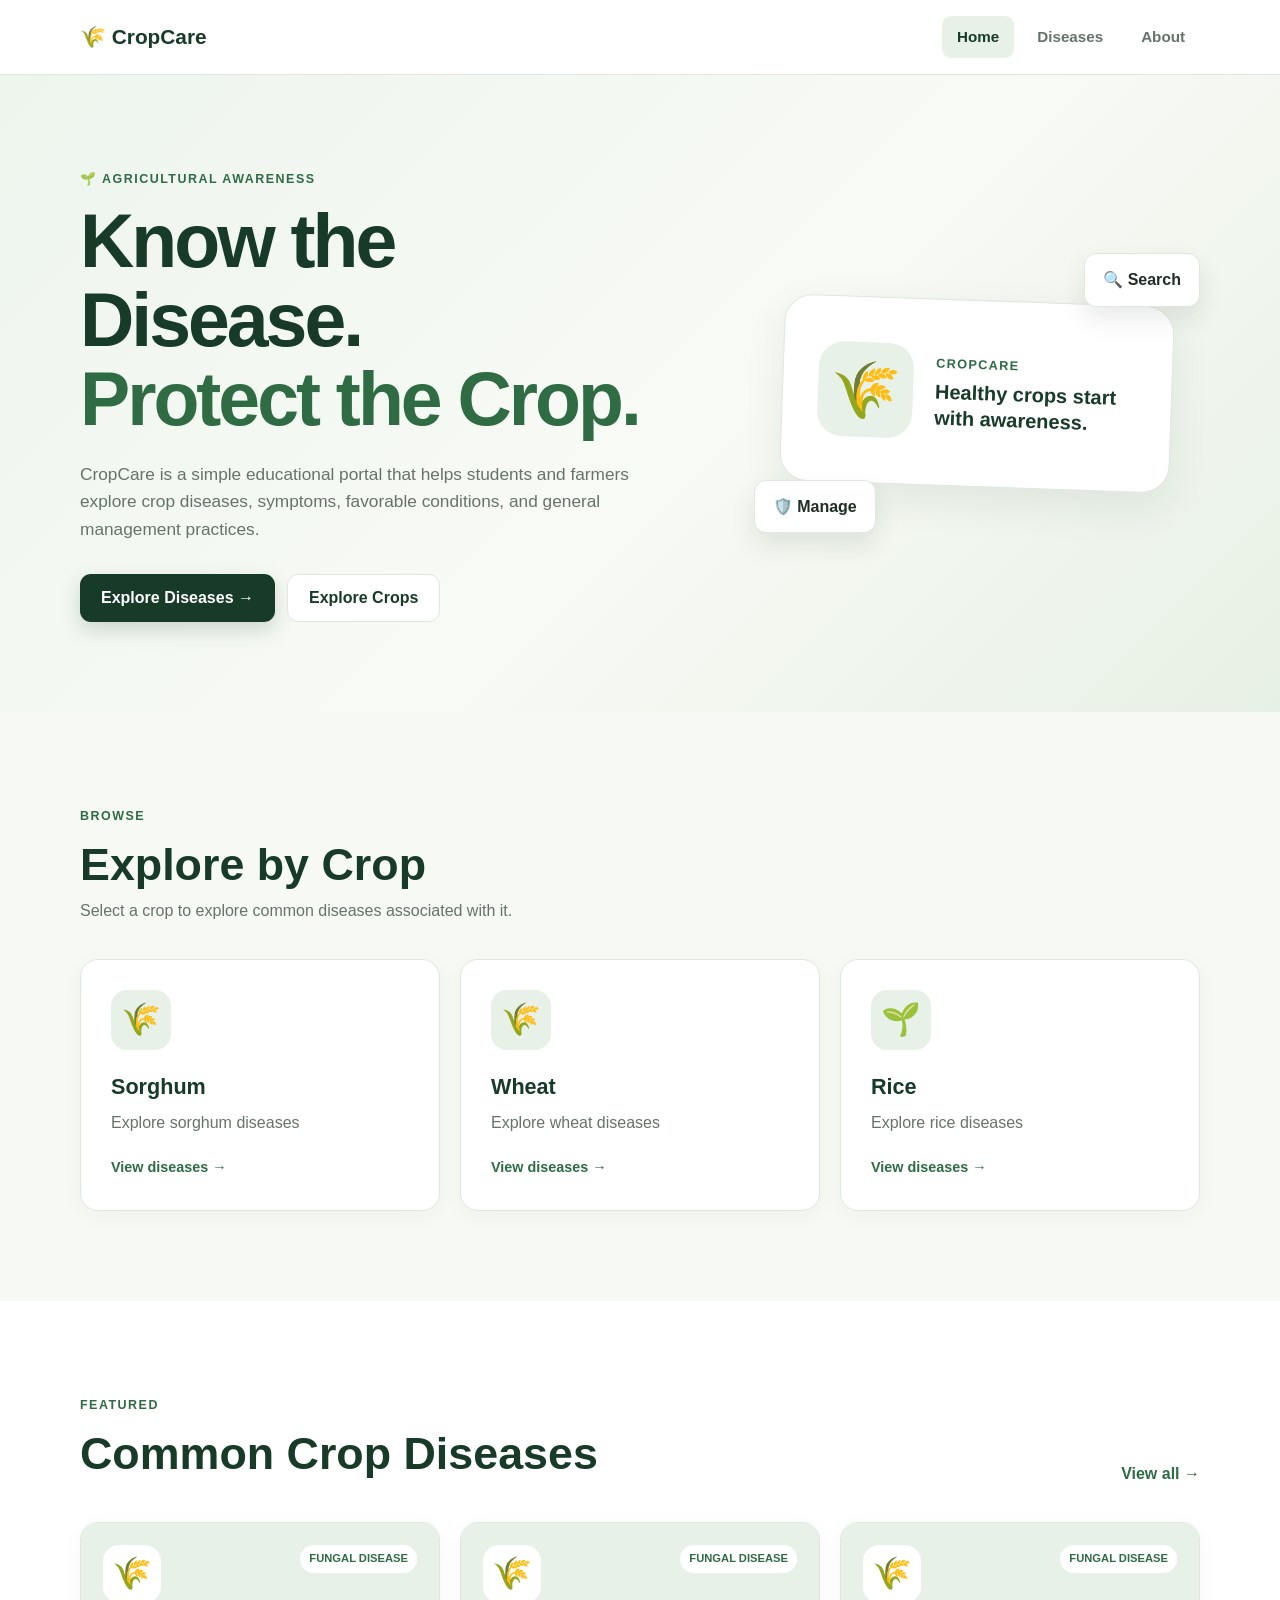
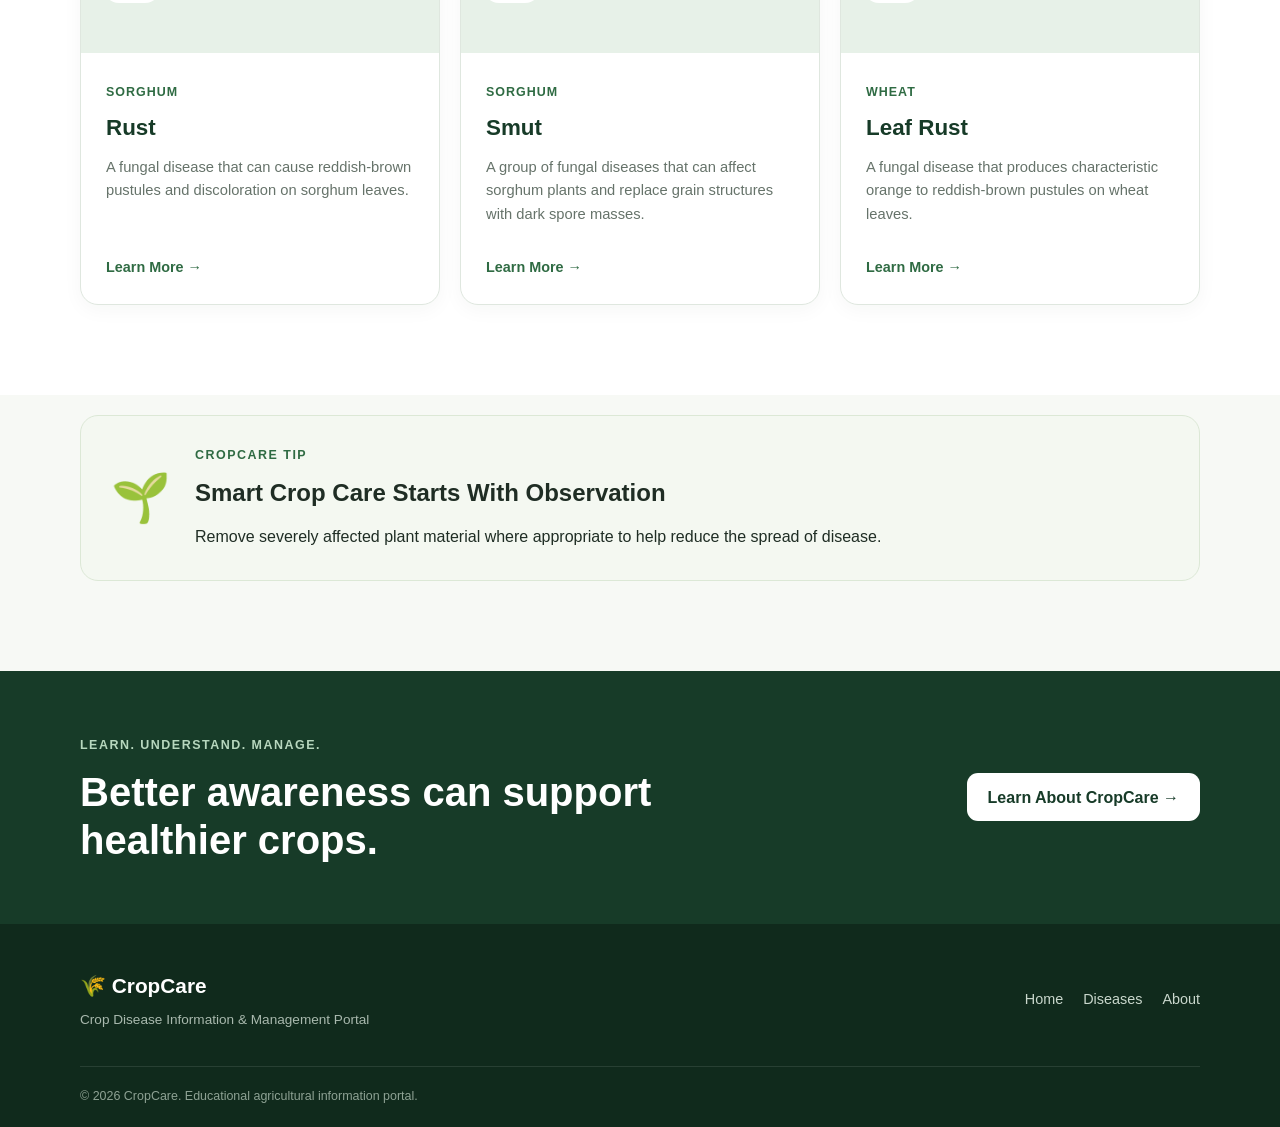
<file: index.html>
<!DOCTYPE html>
<html lang="en">
<head>
    <meta charset="UTF-8">
    <meta name="viewport" content="width=device-width, initial-scale=1.0">

    <meta
        name="description"
        content="CropCare - Crop disease information and management portal."
    >

    <title>CropCare | Crop Disease Information</title>

    <link rel="stylesheet" href="css/style.css">
</head>

<body>

    <!-- Navigation -->
    <header class="navbar">
        <div class="container nav-content">

            <a href="index.html" class="logo">
                🌾 CropCare
            </a>

            <button class="menu-toggle" id="menuToggle" aria-label="Toggle navigation">
                ☰
            </button>

            <nav id="mainNav">
                <a href="index.html" class="active">Home</a>
                <a href="diseases.html">Diseases</a>
                <a href="about.html">About</a>
            </nav>

        </div>
    </header>


    <!-- Hero -->
    <main>

        <section class="hero">
            <div class="container hero-content">

                <div class="hero-text">
                    <span class="eyebrow">🌱 Agricultural Awareness</span>

                    <h1>
                        Know the Disease.<br>
                        <span>Protect the Crop.</span>
                    </h1>

                    <p>
                        CropCare is a simple educational portal that helps
                        students and farmers explore crop diseases, symptoms,
                        favorable conditions, and general management practices.
                    </p>

                    <div class="hero-buttons">
                        <a href="diseases.html" class="btn btn-primary">
                            Explore Diseases →
                        </a>

                        <a href="#crops" class="btn btn-secondary">
                            Explore Crops
                        </a>
                    </div>
                </div>

                <div class="hero-visual">
                    <div class="plant-card">
                        <div class="plant-icon">🌾</div>

                        <div>
                            <span>CropCare</span>
                            <strong>Healthy crops start with awareness.</strong>
                        </div>
                    </div>

                    <div class="floating-card floating-card-one">
                        🔍 Search
                    </div>

                    <div class="floating-card floating-card-two">
                        🛡️ Manage
                    </div>
                </div>

            </div>
        </section>


        <!-- Crop Section -->
        <section class="section" id="crops">

            <div class="container">

                <div class="section-heading">
                    <span class="eyebrow">Browse</span>

                    <h2>Explore by Crop</h2>

                    <p>
                        Select a crop to explore common diseases associated
                        with it.
                    </p>
                </div>


                <div class="crop-grid">

                    <a href="diseases.html?crop=Sorghum" class="crop-card">
                        <div class="crop-icon">🌾</div>
                        <h3>Sorghum</h3>
                        <p>Explore sorghum diseases</p>
                        <span>View diseases →</span>
                    </a>


                    <a href="diseases.html?crop=Wheat" class="crop-card">
                        <div class="crop-icon">🌾</div>
                        <h3>Wheat</h3>
                        <p>Explore wheat diseases</p>
                        <span>View diseases →</span>
                    </a>


                    <a href="diseases.html?crop=Rice" class="crop-card">
                        <div class="crop-icon">🌱</div>
                        <h3>Rice</h3>
                        <p>Explore rice diseases</p>
                        <span>View diseases →</span>
                    </a>

                </div>

            </div>

        </section>


        <!-- Featured Diseases -->
        <section class="section featured-section">

            <div class="container">

                <div class="section-heading heading-row">

                    <div>
                        <span class="eyebrow">Featured</span>
                        <h2>Common Crop Diseases</h2>
                    </div>

                    <a href="diseases.html" class="view-all">
                        View all →
                    </a>

                </div>


                <div class="disease-grid" id="featuredDiseases">
                    <!-- JavaScript inserts featured diseases -->
                </div>

            </div>

        </section>


        <!-- CropCare Tip -->
        <section class="section tip-section">

            <div class="container">

                <div class="tip-card">

                    <div class="tip-icon">
                        🌱
                    </div>

                    <div class="tip-content">

                        <span class="eyebrow">
                            CropCare Tip
                        </span>

                        <h2>
                            Smart Crop Care Starts With Observation
                        </h2>

                        <p id="cropTip">
                            Monitor your crops regularly for unusual spots,
                            discoloration, or other signs of disease.
                        </p>

                    </div>

                </div>

            </div>

        </section>


        <!-- Information Section -->
        <section class="info-strip">

            <div class="container info-strip-content">

                <div>
                    <span class="eyebrow">Learn. Understand. Manage.</span>

                    <h2>
                        Better awareness can support healthier crops.
                    </h2>
                </div>

                <a href="about.html" class="btn btn-light">
                    Learn About CropCare →
                </a>

            </div>

        </section>

    </main>


    <!-- Footer -->
    <footer class="footer">

        <div class="container footer-content">

            <div>
                <a href="index.html" class="logo footer-logo">
                    🌾 CropCare
                </a>

                <p>
                    Crop Disease Information & Management Portal
                </p>
            </div>

            <div class="footer-links">
                <a href="index.html">Home</a>
                <a href="diseases.html">Diseases</a>
                <a href="about.html">About</a>
            </div>

        </div>

        <div class="container copyright">
            <p>
                © 2026 CropCare. Educational agricultural information portal.
            </p>
        </div>

    </footer>


    <script src="js/data.js"></script>
    <script src="js/app.js"></script>

</body>
</html>
</file>
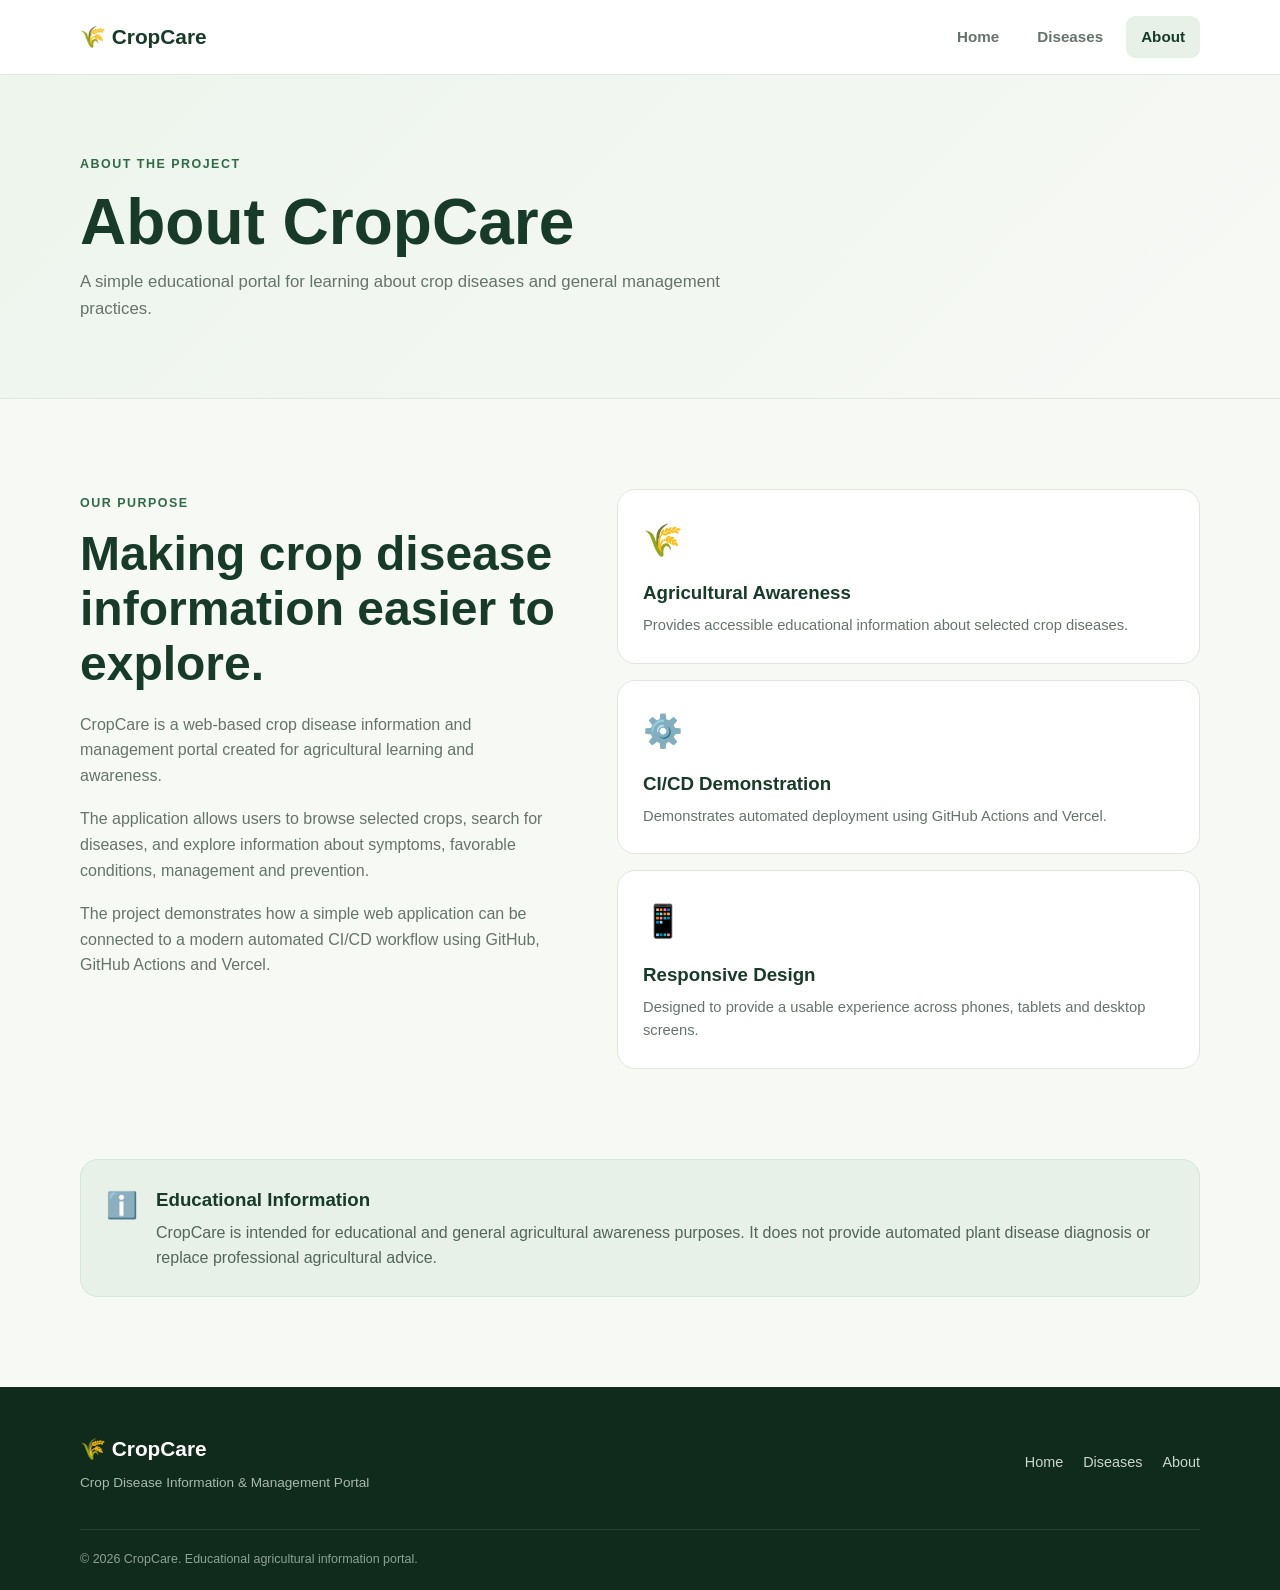
<file: about.html>
<!DOCTYPE html>
<html lang="en">
<head>
    <meta charset="UTF-8">
    <meta name="viewport" content="width=device-width, initial-scale=1.0">

    <meta
        name="description"
        content="Learn about CropCare and its purpose."
    >

    <title>About | CropCare</title>

    <link rel="stylesheet" href="css/style.css">
</head>

<body>

    <!-- Navigation -->
    <header class="navbar">
        <div class="container nav-content">

            <a href="index.html" class="logo">
                🌾 CropCare
            </a>

            <button class="menu-toggle" id="menuToggle" aria-label="Toggle navigation">
                ☰
            </button>

            <nav id="mainNav">
                <a href="index.html">Home</a>
                <a href="diseases.html">Diseases</a>
                <a href="about.html" class="active">About</a>
            </nav>

        </div>
    </header>


    <main>

        <section class="page-header">

            <div class="container">

                <span class="eyebrow">About the Project</span>

                <h1>About CropCare</h1>

                <p>
                    A simple educational portal for learning about
                    crop diseases and general management practices.
                </p>

            </div>

        </section>


        <section class="section">

            <div class="container about-content">

                <div class="about-main">

                    <span class="eyebrow">Our Purpose</span>

                    <h2>Making crop disease information easier to explore.</h2>

                    <p>
                        CropCare is a web-based crop disease information and
                        management portal created for agricultural learning
                        and awareness.
                    </p>

                    <p>
                        The application allows users to browse selected crops,
                        search for diseases, and explore information about
                        symptoms, favorable conditions, management and
                        prevention.
                    </p>

                    <p>
                        The project demonstrates how a simple web application
                        can be connected to a modern automated CI/CD workflow
                        using GitHub, GitHub Actions and Vercel.
                    </p>

                </div>


                <div class="about-cards">

                    <div class="about-card">
                        <div class="about-card-icon">🌾</div>

                        <h3>Agricultural Awareness</h3>

                        <p>
                            Provides accessible educational information
                            about selected crop diseases.
                        </p>
                    </div>


                    <div class="about-card">
                        <div class="about-card-icon">⚙️</div>

                        <h3>CI/CD Demonstration</h3>

                        <p>
                            Demonstrates automated deployment using
                            GitHub Actions and Vercel.
                        </p>
                    </div>


                    <div class="about-card">
                        <div class="about-card-icon">📱</div>

                        <h3>Responsive Design</h3>

                        <p>
                            Designed to provide a usable experience across
                            phones, tablets and desktop screens.
                        </p>
                    </div>

                </div>

            </div>

        </section>


        <section class="notice-section">

            <div class="container">

                <div class="notice">

                    <span class="notice-icon">ℹ️</span>

                    <div>
                        <h3>Educational Information</h3>

                        <p>
                            CropCare is intended for educational and general
                            agricultural awareness purposes. It does not
                            provide automated plant disease diagnosis or
                            replace professional agricultural advice.
                        </p>
                    </div>

                </div>

            </div>

        </section>

    </main>


    <footer class="footer">

        <div class="container footer-content">

            <div>
                <a href="index.html" class="logo footer-logo">
                    🌾 CropCare
                </a>

                <p>
                    Crop Disease Information & Management Portal
                </p>
            </div>

            <div class="footer-links">
                <a href="index.html">Home</a>
                <a href="diseases.html">Diseases</a>
                <a href="about.html">About</a>
            </div>

        </div>

        <div class="container copyright">
            <p>
                © 2026 CropCare. Educational agricultural information portal.
            </p>
        </div>

    </footer>


    <script src="js/data.js"></script>
    <script src="js/app.js"></script>

</body>
</html>
</file>
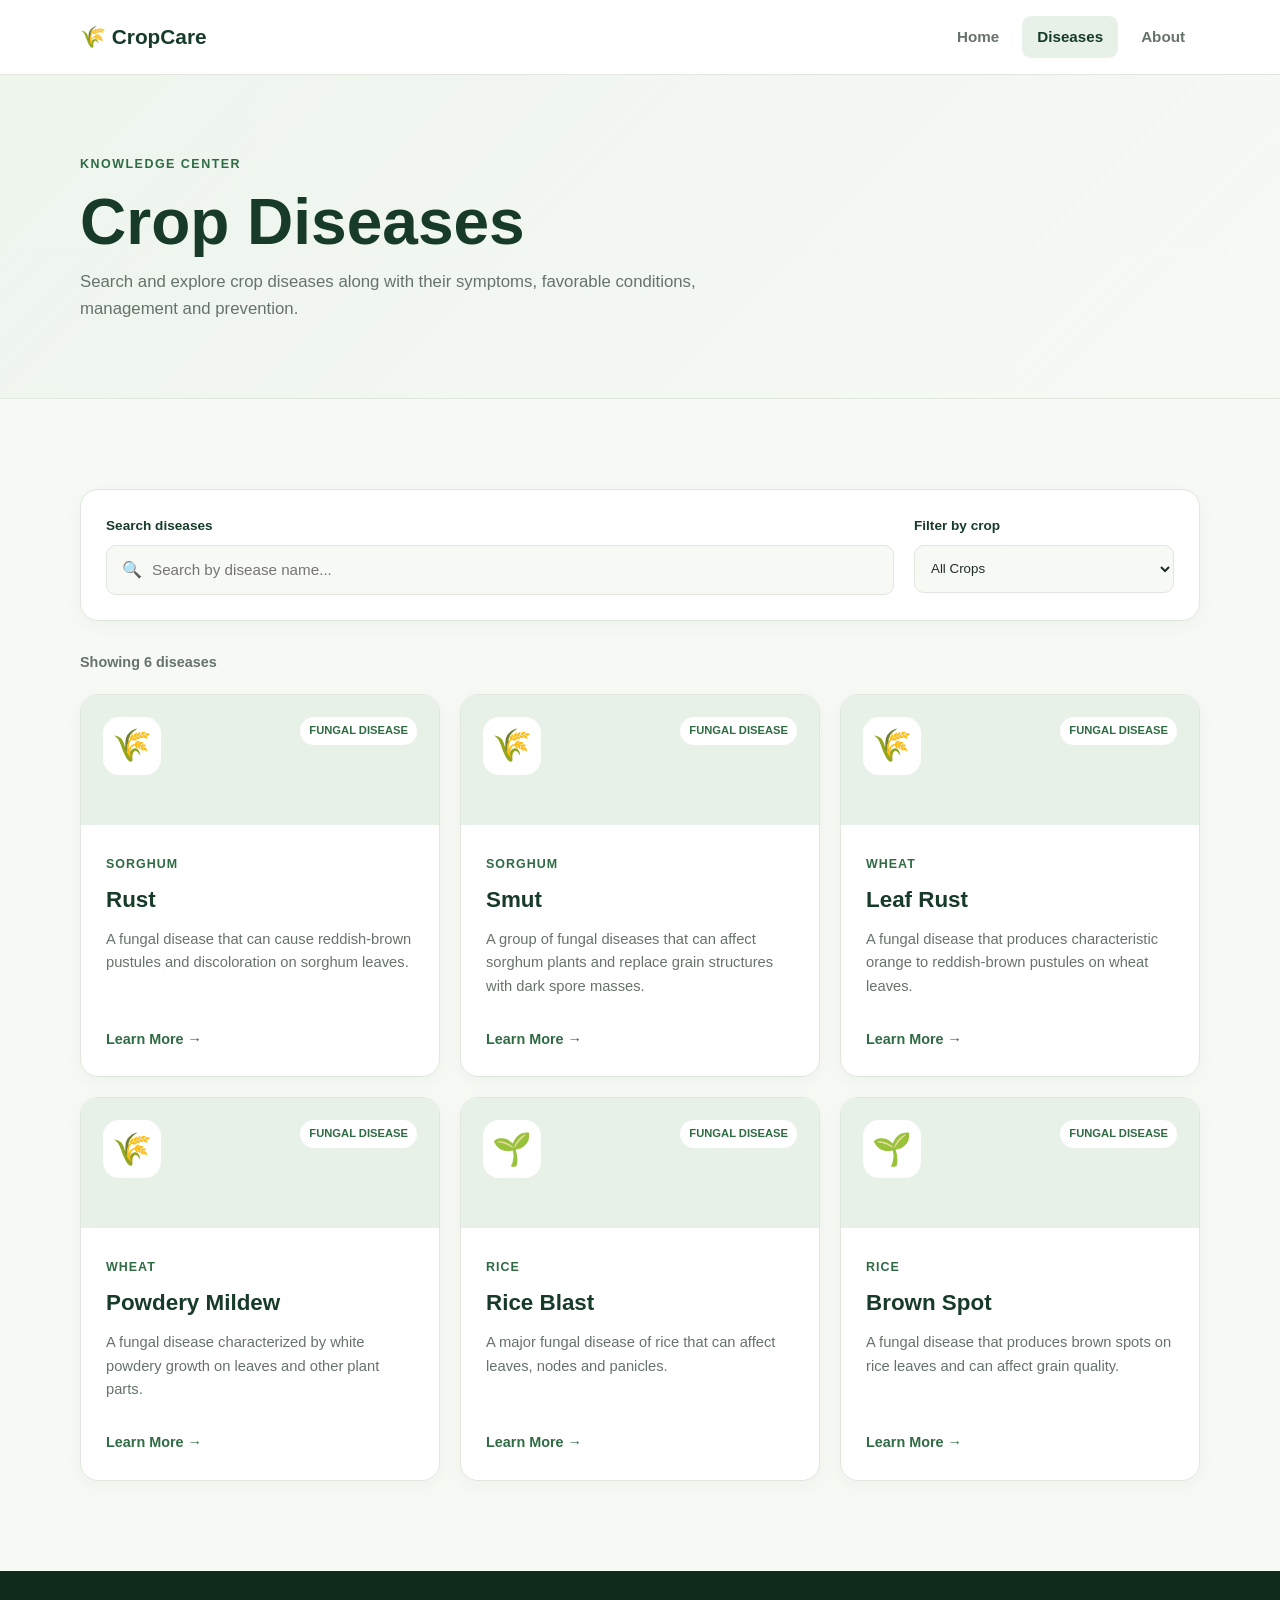
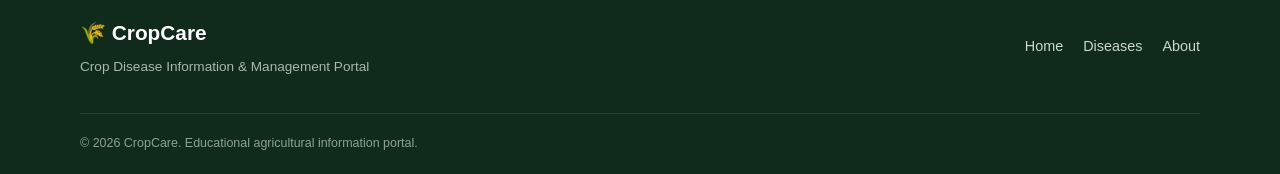
<file: diseases.html>
<!DOCTYPE html>
<html lang="en">
<head>
    <meta charset="UTF-8">
    <meta name="viewport" content="width=device-width, initial-scale=1.0">

    <meta
        name="description"
        content="Explore crop diseases, symptoms, favorable conditions, management and prevention information."
    >

    <title>Diseases | CropCare</title>

    <link rel="stylesheet" href="css/style.css">
</head>

<body>

    <!-- Navigation -->
    <header class="navbar">
        <div class="container nav-content">

            <a href="index.html" class="logo">
                🌾 CropCare
            </a>

            <button class="menu-toggle" id="menuToggle" aria-label="Toggle navigation">
                ☰
            </button>

            <nav id="mainNav">
                <a href="index.html">Home</a>
                <a href="diseases.html" class="active">Diseases</a>
                <a href="about.html">About</a>
            </nav>

        </div>
    </header>


    <main>

        <!-- Page Header -->
        <section class="page-header">

            <div class="container">

                <span class="eyebrow">Knowledge Center</span>

                <h1>Crop Diseases</h1>

                <p>
                    Search and explore crop diseases along with their
                    symptoms, favorable conditions, management and prevention.
                </p>

            </div>

        </section>


        <!-- Disease Explorer -->
        <section class="section">

            <div class="container">

                <div class="explorer">

                    <div class="search-wrapper">

                        <label for="searchInput">
                            Search diseases
                        </label>

                        <div class="search-box">
                            <span>🔍</span>

                            <input
                                type="text"
                                id="searchInput"
                                placeholder="Search by disease name..."
                                autocomplete="off"
                            >
                        </div>

                    </div>


                    <div class="filter-wrapper">

                        <label for="cropFilter">
                            Filter by crop
                        </label>

                        <select id="cropFilter">
                            <option value="All">All Crops</option>
                            <option value="Sorghum">Sorghum</option>
                            <option value="Wheat">Wheat</option>
                            <option value="Rice">Rice</option>
                        </select>

                    </div>

                </div>


                <div class="results-info">
                    <span id="resultsCount">Showing diseases</span>
                </div>


                <div class="disease-grid" id="diseaseContainer">
                    <!-- JavaScript inserts diseases -->
                </div>


                <div id="noResults" class="no-results hidden">

                    <div>🔎</div>

                    <h3>No diseases found</h3>

                    <p>
                        Try another search term or select a different crop.
                    </p>

                </div>

            </div>

        </section>


        <!-- Details Modal -->
        <div class="modal-overlay hidden" id="diseaseModal">

            <div class="modal">

                <button
                    class="modal-close"
                    id="modalClose"
                    aria-label="Close disease details"
                >
                    ×
                </button>

                <div id="modalContent">
                    <!-- JavaScript inserts details -->
                </div>

            </div>

        </div>

    </main>


    <!-- Footer -->
    <footer class="footer">

        <div class="container footer-content">

            <div>
                <a href="index.html" class="logo footer-logo">
                    🌾 CropCare
                </a>

                <p>
                    Crop Disease Information & Management Portal
                </p>
            </div>

            <div class="footer-links">
                <a href="index.html">Home</a>
                <a href="diseases.html">Diseases</a>
                <a href="about.html">About</a>
            </div>

        </div>

        <div class="container copyright">
            <p>
                © 2026 CropCare. Educational agricultural information portal.
            </p>
        </div>

    </footer>


    <script src="js/data.js"></script>
    <script src="js/app.js"></script>

</body>
</html>
</file>
<file: css/style.css>
/* =========================================
   CropCare
   Main Stylesheet
========================================= */


/* =========================================
   Reset
========================================= */

* {
    margin: 0;
    padding: 0;
    box-sizing: border-box;
}

html {
    scroll-behavior: smooth;
}

body {
    font-family: Arial, Helvetica, sans-serif;
    background: #f7f9f5;
    color: #1f2d24;
    line-height: 1.6;
}

body.modal-open {
    overflow: hidden;
}

a {
    text-decoration: none;
    color: inherit;
}

button,
input,
select {
    font-family: inherit;
}


/* =========================================
   Variables
========================================= */

:root {
    --green-dark: #173b28;
    --green: #2f6b43;
    --green-light: #e7f1e8;

    --cream: #f7f9f5;
    --white: #ffffff;

    --text-dark: #1f2d24;
    --text-muted: #66736a;

    --border: #dfe7df;

    --shadow:
        0 15px 40px rgba(31, 45, 36, 0.08);

    --radius: 18px;
}


/* =========================================
   Container
========================================= */

.container {
    width: min(1120px, calc(100% - 40px));
    margin: 0 auto;
}


/* =========================================
   Navigation
========================================= */

.navbar {
    position: sticky;
    top: 0;
    z-index: 1000;

    background: rgba(255, 255, 255, 0.96);
    border-bottom: 1px solid var(--border);
}

.nav-content {
    min-height: 74px;

    display: flex;
    align-items: center;
    justify-content: space-between;
}

.logo {
    color: var(--green-dark);
    font-size: 1.3rem;
    font-weight: 800;
}

nav {
    display: flex;
    align-items: center;
    gap: 8px;
}

nav a {
    padding: 9px 15px;

    border-radius: 9px;

    color: var(--text-muted);

    font-size: 0.95rem;
    font-weight: 600;

    transition:
        background 0.2s ease,
        color 0.2s ease;
}

nav a:hover,
nav a.active {
    background: var(--green-light);
    color: var(--green-dark);
}

.menu-toggle {
    display: none;

    border: none;
    background: transparent;

    font-size: 1.5rem;
    cursor: pointer;
}


/* =========================================
   Hero
========================================= */

.hero {
    background:
        linear-gradient(
            135deg,
            #edf5ed 0%,
            #f8faf5 55%,
            #e7f0e5 100%
        );

    padding: 90px 0;
}

.hero-content {
    display: grid;
    grid-template-columns: 1.15fr 0.85fr;
    align-items: center;
    gap: 70px;
}

.eyebrow {
    display: inline-block;

    margin-bottom: 12px;

    color: var(--green);

    font-size: 0.78rem;
    font-weight: 800;

    letter-spacing: 0.12em;
    text-transform: uppercase;
}

.hero h1 {
    margin-bottom: 22px;

    color: var(--green-dark);

    font-size: clamp(2.7rem, 6vw, 4.7rem);
    line-height: 1.05;
    letter-spacing: -0.04em;
}

.hero h1 span {
    color: var(--green);
}

.hero p {
    max-width: 600px;

    margin-bottom: 30px;

    color: var(--text-muted);

    font-size: 1.08rem;
}

.hero-buttons {
    display: flex;
    flex-wrap: wrap;
    gap: 12px;
}


/* =========================================
   Buttons
========================================= */

.btn {
    display: inline-flex;
    align-items: center;
    justify-content: center;

    min-height: 48px;

    padding: 0 21px;

    border-radius: 11px;

    font-weight: 700;

    transition:
        transform 0.2s ease,
        box-shadow 0.2s ease,
        background 0.2s ease;
}

.btn:hover {
    transform: translateY(-2px);
}

.btn-primary {
    background: var(--green-dark);
    color: var(--white);

    box-shadow: 0 8px 20px rgba(23, 59, 40, 0.18);
}

.btn-primary:hover {
    background: var(--green);
}

.btn-secondary {
    background: var(--white);
    color: var(--green-dark);

    border: 1px solid var(--border);
}

.btn-light {
    background: var(--white);
    color: var(--green-dark);
}


/* =========================================
   Hero Visual
========================================= */

.hero-visual {
    min-height: 360px;

    position: relative;

    display: flex;
    align-items: center;
    justify-content: center;
}

.plant-card {
    width: min(100%, 390px);

    padding: 45px 35px;

    display: flex;
    align-items: center;
    gap: 22px;

    background: var(--white);

    border: 1px solid var(--border);
    border-radius: 28px;

    box-shadow: var(--shadow);

    transform: rotate(2deg);
}

.plant-icon {
    width: 95px;
    height: 95px;

    flex-shrink: 0;

    display: flex;
    align-items: center;
    justify-content: center;

    background: var(--green-light);

    border-radius: 25px;

    font-size: 3.5rem;
}

.plant-card span {
    display: block;

    margin-bottom: 5px;

    color: var(--green);

    font-size: 0.8rem;
    font-weight: 800;

    text-transform: uppercase;
    letter-spacing: 0.1em;
}

.plant-card strong {
    display: block;

    color: var(--green-dark);

    font-size: 1.25rem;
    line-height: 1.3;
}

.floating-card {
    position: absolute;

    padding: 13px 18px;

    background: var(--white);

    border: 1px solid var(--border);
    border-radius: 12px;

    box-shadow: 0 12px 25px rgba(31, 45, 36, 0.1);

    font-weight: 700;
}

.floating-card-one {
    top: 40px;
    right: 0;
}

.floating-card-two {
    bottom: 40px;
    left: 0;
}


/* =========================================
   Sections
========================================= */

.section {
    padding: 90px 0;
}

.featured-section {
    background: var(--white);
}

.section-heading {
    margin-bottom: 35px;
}

.section-heading h2 {
    margin-bottom: 8px;

    color: var(--green-dark);

    font-size: clamp(2rem, 4vw, 2.8rem);
    line-height: 1.15;
}

.section-heading p {
    color: var(--text-muted);
}

.heading-row {
    display: flex;
    align-items: end;
    justify-content: space-between;
    gap: 20px;
}

.view-all {
    color: var(--green);

    font-weight: 700;
}

.view-all:hover {
    text-decoration: underline;
}


/* =========================================
   Crop Cards
========================================= */

.crop-grid {
    display: grid;
    grid-template-columns: repeat(3, 1fr);
    gap: 20px;
}

.crop-card {
    padding: 30px;

    background: var(--white);

    border: 1px solid var(--border);
    border-radius: var(--radius);

    box-shadow: 0 5px 20px rgba(31, 45, 36, 0.04);

    transition:
        transform 0.25s ease,
        box-shadow 0.25s ease;
}

.crop-card:hover {
    transform: translateY(-6px);
    box-shadow: var(--shadow);
}

.crop-icon {
    width: 60px;
    height: 60px;

    margin-bottom: 20px;

    display: flex;
    align-items: center;
    justify-content: center;

    background: var(--green-light);

    border-radius: 16px;

    font-size: 2rem;
}

.crop-card h3 {
    margin-bottom: 6px;

    color: var(--green-dark);

    font-size: 1.35rem;
}

.crop-card p {
    margin-bottom: 18px;

    color: var(--text-muted);
}

.crop-card span {
    color: var(--green);

    font-size: 0.9rem;
    font-weight: 700;
}


/* =========================================
   Disease Cards
========================================= */

.disease-grid {
    display: grid;
    grid-template-columns: repeat(3, 1fr);
    gap: 20px;
}

.disease-card {
    overflow: hidden;

    background: var(--white);

    border: 1px solid var(--border);
    border-radius: var(--radius);

    box-shadow: 0 5px 20px rgba(31, 45, 36, 0.04);

    transition:
        transform 0.25s ease,
        box-shadow 0.25s ease;
}

.disease-card:hover {
    transform: translateY(-5px);
    box-shadow: var(--shadow);
}

.disease-card-top {
    min-height: 130px;

    padding: 22px;

    display: flex;
    align-items: start;
    justify-content: space-between;

    background: var(--green-light);
}

.disease-icon {
    width: 58px;
    height: 58px;

    display: flex;
    align-items: center;
    justify-content: center;

    background: var(--white);

    border-radius: 16px;

    font-size: 2rem;
}

.disease-type {
    display: inline-block;

    padding: 5px 9px;

    background: var(--white);

    border-radius: 20px;

    color: var(--green);

    font-size: 0.7rem;
    font-weight: 800;

    text-transform: uppercase;
}

.disease-card-body {
    padding: 25px;
}

.crop-label {
    display: inline-block;

    margin-bottom: 7px;

    color: var(--green);

    font-size: 0.78rem;
    font-weight: 800;

    text-transform: uppercase;
    letter-spacing: 0.08em;
}

.disease-card h3 {
    margin-bottom: 10px;

    color: var(--green-dark);

    font-size: 1.4rem;
}

.disease-card p {
    min-height: 78px;

    margin-bottom: 20px;

    color: var(--text-muted);

    font-size: 0.92rem;
}

.learn-more {
    padding: 0;

    border: none;
    background: none;

    color: var(--green);

    cursor: pointer;

    font-size: 0.9rem;
    font-weight: 800;
}

.learn-more:hover {
    text-decoration: underline;
}


/* =========================================
   Information Strip
========================================= */

.info-strip {
    padding: 60px 0;

    background: var(--green-dark);

    color: var(--white);
}

.info-strip-content {
    display: flex;
    align-items: center;
    justify-content: space-between;
    gap: 30px;
}

.info-strip .eyebrow {
    color: #b7d7be;
}

.info-strip h2 {
    max-width: 650px;

    font-size: clamp(1.7rem, 4vw, 2.5rem);
    line-height: 1.2;
}


/* =========================================
   Page Header
========================================= */

.page-header {
    padding: 75px 0;

    background:
        linear-gradient(
            135deg,
            #edf5ed,
            #f7f9f5
        );

    border-bottom: 1px solid var(--border);
}

.page-header h1 {
    margin-bottom: 12px;

    color: var(--green-dark);

    font-size: clamp(2.5rem, 6vw, 4rem);
    line-height: 1.1;
}

.page-header p {
    max-width: 680px;

    color: var(--text-muted);

    font-size: 1.05rem;
}


/* =========================================
   Explorer
========================================= */

.explorer {
    display: grid;
    grid-template-columns: 1fr 260px;
    gap: 20px;

    margin-bottom: 30px;

    padding: 25px;

    background: var(--white);

    border: 1px solid var(--border);
    border-radius: var(--radius);

    box-shadow: 0 5px 20px rgba(31, 45, 36, 0.04);
}

.explorer label {
    display: block;

    margin-bottom: 8px;

    color: var(--green-dark);

    font-size: 0.85rem;
    font-weight: 800;
}

.search-box {
    display: flex;
    align-items: center;
    gap: 10px;

    padding: 0 15px;

    border: 1px solid var(--border);
    border-radius: 10px;

    background: var(--cream);
}

.search-box span {
    font-size: 1rem;
}

.search-box input {
    width: 100%;
    height: 48px;

    border: none;
    outline: none;

    background: transparent;

    color: var(--text-dark);

    font-size: 0.95rem;
}

.filter-wrapper select {
    width: 100%;
    height: 48px;

    padding: 0 12px;

    border: 1px solid var(--border);
    border-radius: 10px;

    outline: none;

    background: var(--cream);

    color: var(--text-dark);

    cursor: pointer;
}

.results-info {
    margin-bottom: 20px;

    color: var(--text-muted);

    font-size: 0.9rem;
    font-weight: 700;
}


/* =========================================
   No Results
========================================= */

.no-results {
    padding: 70px 20px;

    text-align: center;

    background: var(--white);

    border: 1px solid var(--border);
    border-radius: var(--radius);
}

.no-results > div {
    margin-bottom: 10px;

    font-size: 2.5rem;
}

.no-results h3 {
    margin-bottom: 5px;

    color: var(--green-dark);
}

.no-results p {
    color: var(--text-muted);
}


/* =========================================
   Modal
========================================= */

.modal-overlay {
    position: fixed;
    inset: 0;
    z-index: 2000;

    display: flex;
    align-items: center;
    justify-content: center;

    padding: 25px;

    background: rgba(18, 35, 25, 0.7);

    backdrop-filter: blur(5px);
}

.modal {
    width: min(750px, 100%);
    max-height: 90vh;

    position: relative;

    overflow-y: auto;

    padding: 35px;

    background: var(--white);

    border-radius: 22px;

    box-shadow:
        0 30px 80px rgba(0, 0, 0, 0.2);
}

.modal-close {
    position: absolute;
    top: 15px;
    right: 18px;

    width: 38px;
    height: 38px;

    display: flex;
    align-items: center;
    justify-content: center;

    border: none;
    border-radius: 50%;

    background: var(--green-light);

    color: var(--green-dark);

    cursor: pointer;

    font-size: 1.5rem;
}

.modal-header {
    display: flex;
    align-items: center;
    gap: 18px;

    padding-right: 45px;

    margin-bottom: 20px;
}

.modal-disease-icon {
    width: 70px;
    height: 70px;

    flex-shrink: 0;

    display: flex;
    align-items: center;
    justify-content: center;

    background: var(--green-light);

    border-radius: 18px;

    font-size: 2.5rem;
}

.modal-header h2 {
    color: var(--green-dark);

    font-size: 2rem;
    line-height: 1.15;
}

.modal-description {
    margin-bottom: 25px;

    color: var(--text-muted);
}

.detail-section {
    padding: 20px 0;

    border-top: 1px solid var(--border);
}

.detail-section h3 {
    margin-bottom: 12px;

    color: var(--green-dark);

    font-size: 1.1rem;
}

.detail-section ul {
    padding-left: 20px;

    color: var(--text-muted);
}

.detail-section li {
    margin-bottom: 7px;
}

.modal-notice {
    margin-top: 10px;

    padding: 15px;

    background: var(--green-light);

    border-radius: 12px;

    color: var(--green-dark);

    font-size: 0.85rem;
    font-weight: 600;
}


/* =========================================
   About
========================================= */

.about-content {
    display: grid;
    grid-template-columns: 0.9fr 1.1fr;
    gap: 60px;
}

.about-main h2 {
    margin-bottom: 20px;

    color: var(--green-dark);

    font-size: clamp(2rem, 4vw, 3rem);
    line-height: 1.15;
}

.about-main p {
    margin-bottom: 18px;

    color: var(--text-muted);
}

.about-cards {
    display: grid;
    gap: 16px;
}

.about-card {
    padding: 25px;

    background: var(--white);

    border: 1px solid var(--border);
    border-radius: var(--radius);
}

.about-card-icon {
    margin-bottom: 12px;

    font-size: 2rem;
}

.about-card h3 {
    margin-bottom: 6px;

    color: var(--green-dark);
}

.about-card p {
    color: var(--text-muted);
    font-size: 0.92rem;
}


/* =========================================
   Notice
========================================= */

.notice-section {
    padding: 0 0 90px;
}

.notice {
    display: flex;
    gap: 18px;

    padding: 25px;

    background: var(--green-light);

    border: 1px solid #d5e5d6;
    border-radius: var(--radius);
}

.notice-icon {
    font-size: 1.6rem;
}

.notice h3 {
    margin-bottom: 5px;

    color: var(--green-dark);
}

.notice p {
    color: #52665a;
}


/* =========================================
   Footer
========================================= */

.footer {
    padding-top: 45px;

    background: #102a1c;

    color: #dbe8de;
}

.footer-content {
    display: flex;
    align-items: center;
    justify-content: space-between;
    gap: 30px;

    padding-bottom: 35px;
}

.footer-logo {
    color: var(--white);
}

.footer-content p {
    margin-top: 7px;

    color: #a9b9ae;

    font-size: 0.85rem;
}

.footer-links {
    display: flex;
    gap: 20px;
}

.footer-links a {
    color: #c9d7cc;

    font-size: 0.9rem;
}

.footer-links a:hover {
    color: var(--white);
}

.copyright {
    padding: 20px 0;

    border-top: 1px solid rgba(255, 255, 255, 0.1);

    color: #8ea294;

    font-size: 0.78rem;
}


/* =========================================
   Utility
========================================= */

.hidden {
    display: none !important;
}


/* =========================================
   Responsive
========================================= */

@media (max-width: 900px) {

    .hero-content {
        grid-template-columns: 1fr;
    }

    .hero-visual {
        min-height: 300px;
    }

    .crop-grid,
    .disease-grid {
        grid-template-columns: repeat(2, 1fr);
    }

    .about-content {
        grid-template-columns: 1fr;
    }

}


@media (max-width: 700px) {

    .container {
        width: min(100% - 28px, 1120px);
    }

    .menu-toggle {
        display: block;
    }

    nav {
        display: none;

        position: absolute;
        top: 74px;
        left: 0;
        right: 0;

        padding: 15px;

        flex-direction: column;
        align-items: stretch;

        background: var(--white);

        border-bottom: 1px solid var(--border);

        box-shadow: 0 10px 25px rgba(31, 45, 36, 0.08);
    }

    nav.show {
        display: flex;
    }

    nav a {
        padding: 12px;
    }

    .hero {
        padding: 65px 0;
    }

    .hero h1 {
        font-size: 2.7rem;
    }

    .hero-visual {
        min-height: 250px;
    }

    .plant-card {
        padding: 25px;
    }

    .plant-icon {
        width: 70px;
        height: 70px;

        font-size: 2.5rem;
    }

    .floating-card-one {
        top: 15px;
        right: 0;
    }

    .floating-card-two {
        bottom: 15px;
        left: 0;
    }

    .section {
        padding: 65px 0;
    }

    .crop-grid,
    .disease-grid {
        grid-template-columns: 1fr;
    }

    .heading-row {
        align-items: start;
        flex-direction: column;
    }

    .explorer {
        grid-template-columns: 1fr;
    }

    .info-strip-content {
        align-items: start;
        flex-direction: column;
    }

    .footer-content {
        align-items: start;
        flex-direction: column;
    }

    .footer-links {
        flex-wrap: wrap;
    }

    .modal {
        padding: 25px;

        max-height: 92vh;
    }

    .modal-header {
        align-items: start;
    }

    .modal-header h2 {
        font-size: 1.6rem;
    }

}


@media (max-width: 450px) {

    .hero-buttons {
        flex-direction: column;
    }

    .hero-buttons .btn {
        width: 100%;
    }

    .plant-card {
        flex-direction: column;
        text-align: center;
    }

    .floating-card {
        font-size: 0.8rem;
    }

}

/* -----------------------------
   CropCare Tip
----------------------------- */

.tip-section {
    padding-top: 20px;
}

.tip-card {
    display: flex;
    align-items: center;
    gap: 24px;
    padding: 30px;
    border-radius: 18px;
    background: #f4f8f1;
    border: 1px solid #dce8d6;
}

.tip-icon {
    font-size: 3rem;
    flex-shrink: 0;
}

.tip-content .eyebrow {
    display: block;
    margin-bottom: 8px;
}

.tip-content h2 {
    margin: 0 0 10px;
}

.tip-content p {
    margin: 0;
    line-height: 1.7;
}


/* Mobile */
@media (max-width: 600px) {

    .tip-card {
        align-items: flex-start;
        padding: 22px;
        gap: 16px;
    }

    .tip-icon {
        font-size: 2.2rem;
    }

}
</file>
